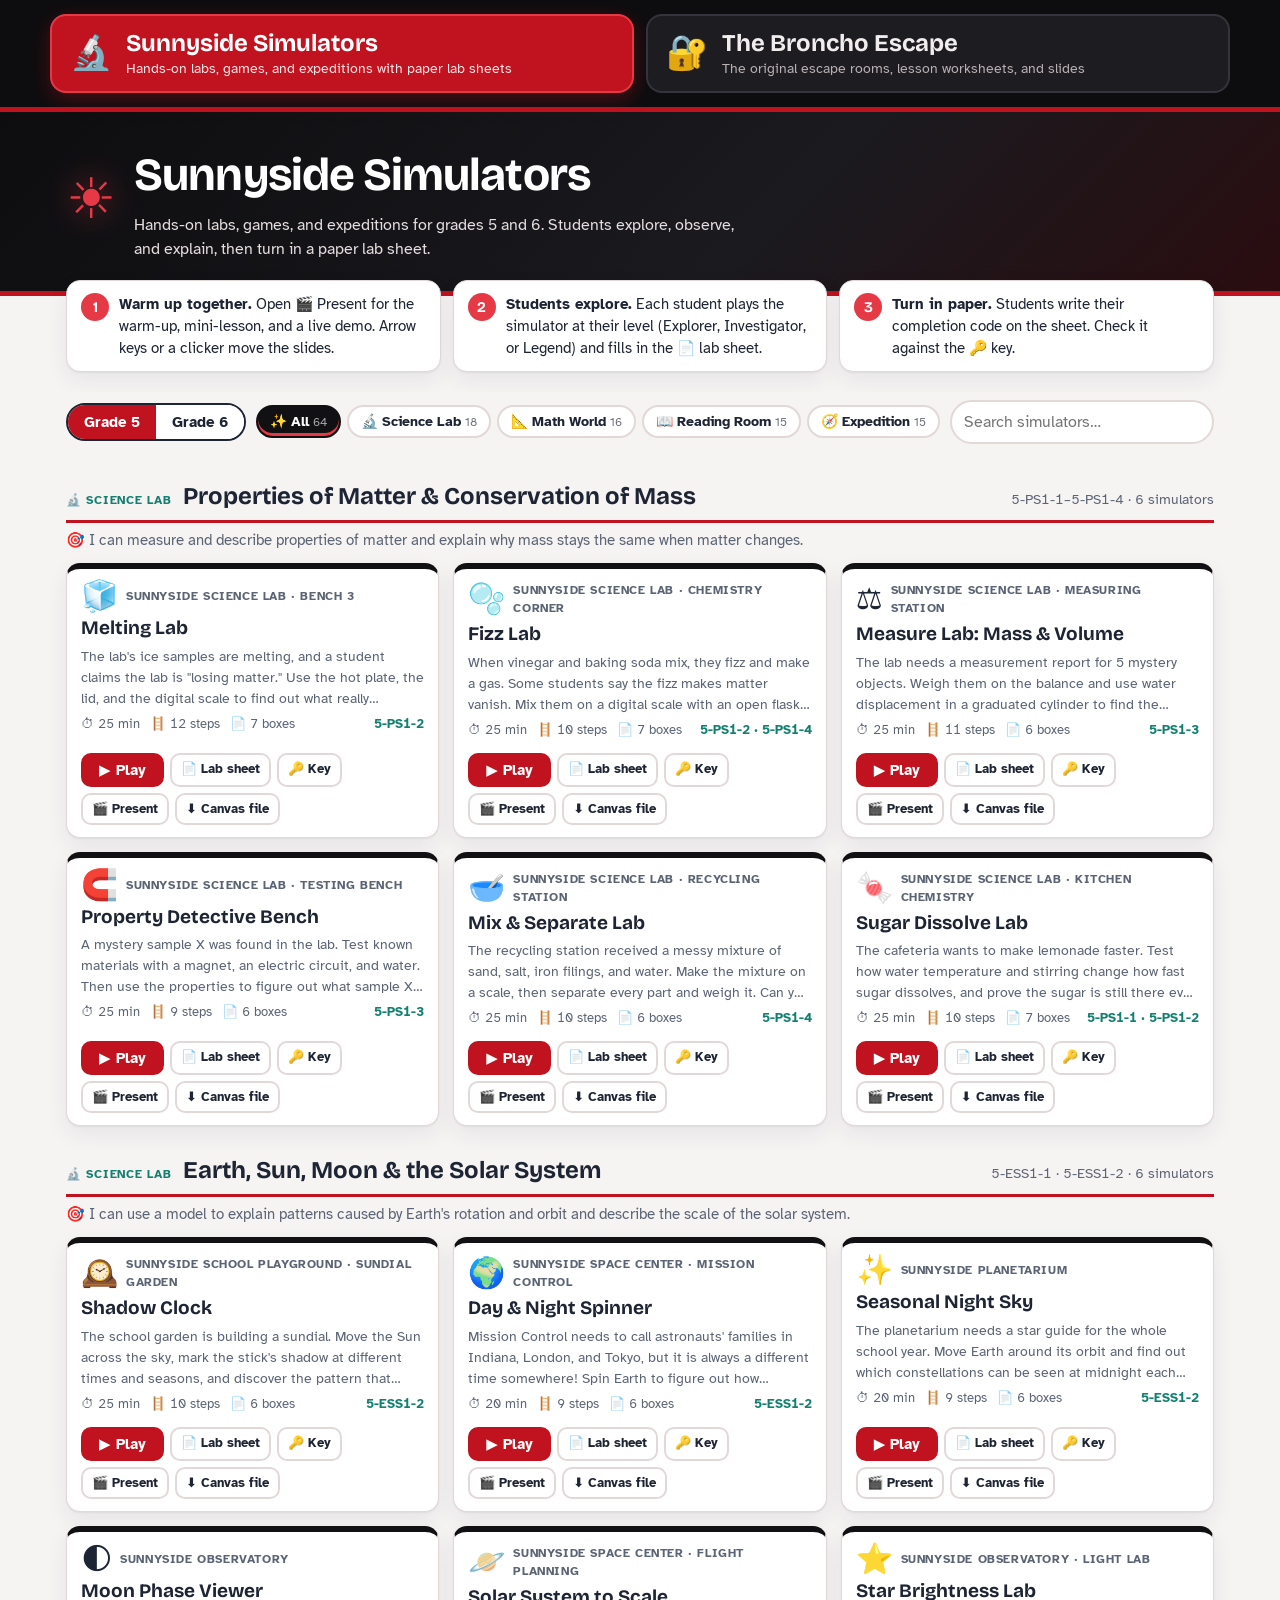
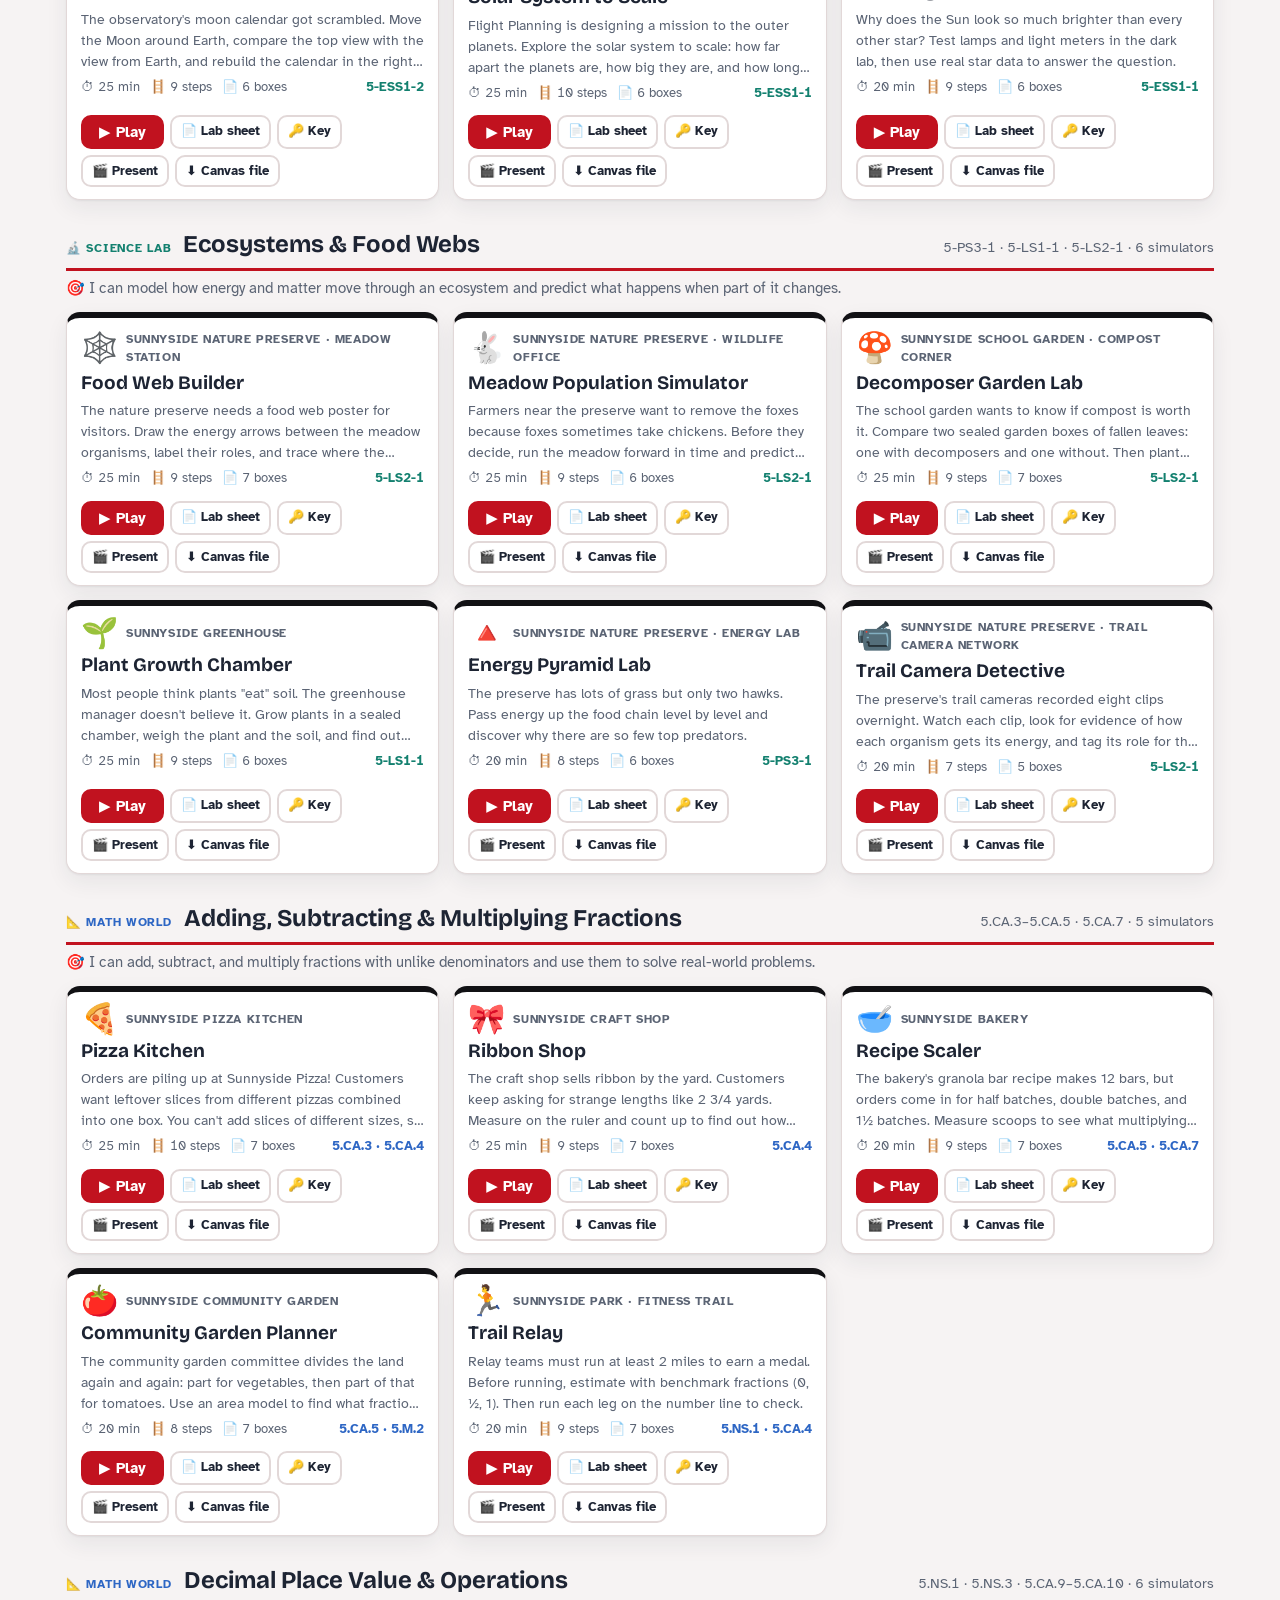
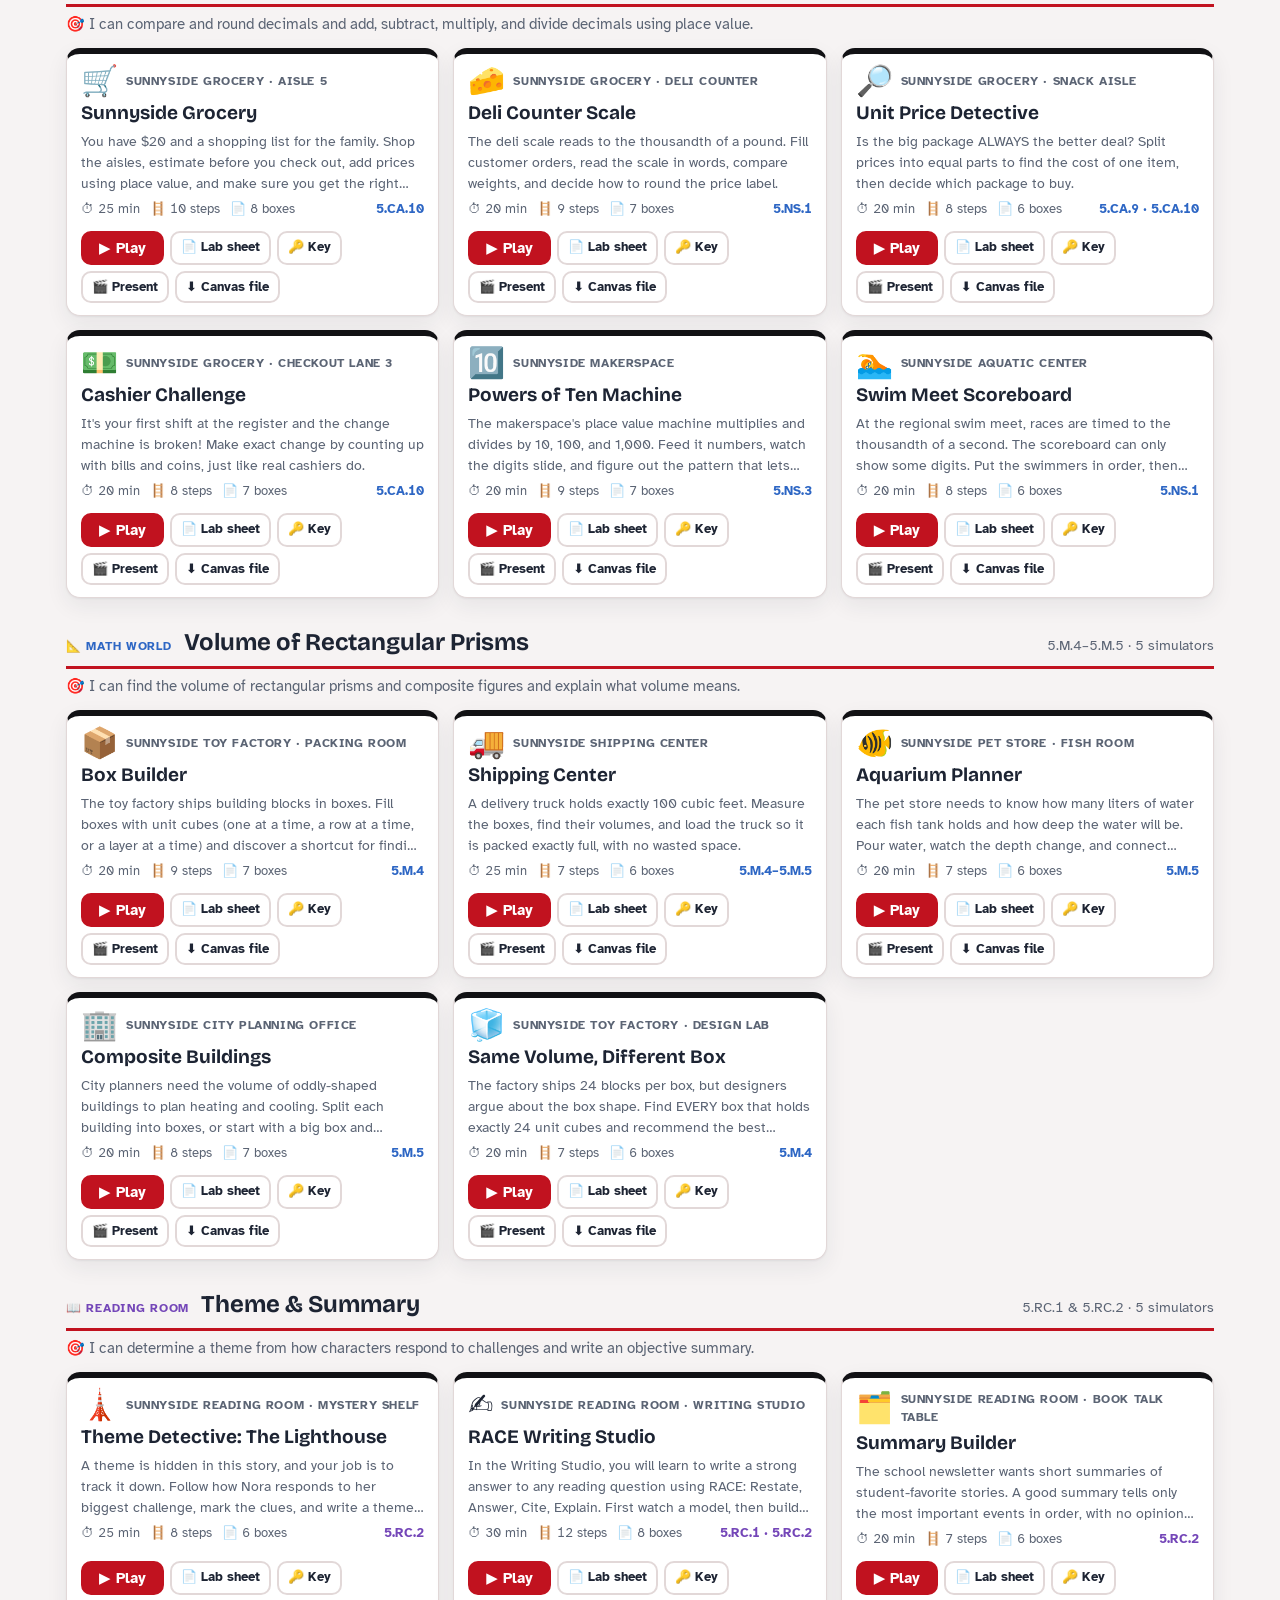
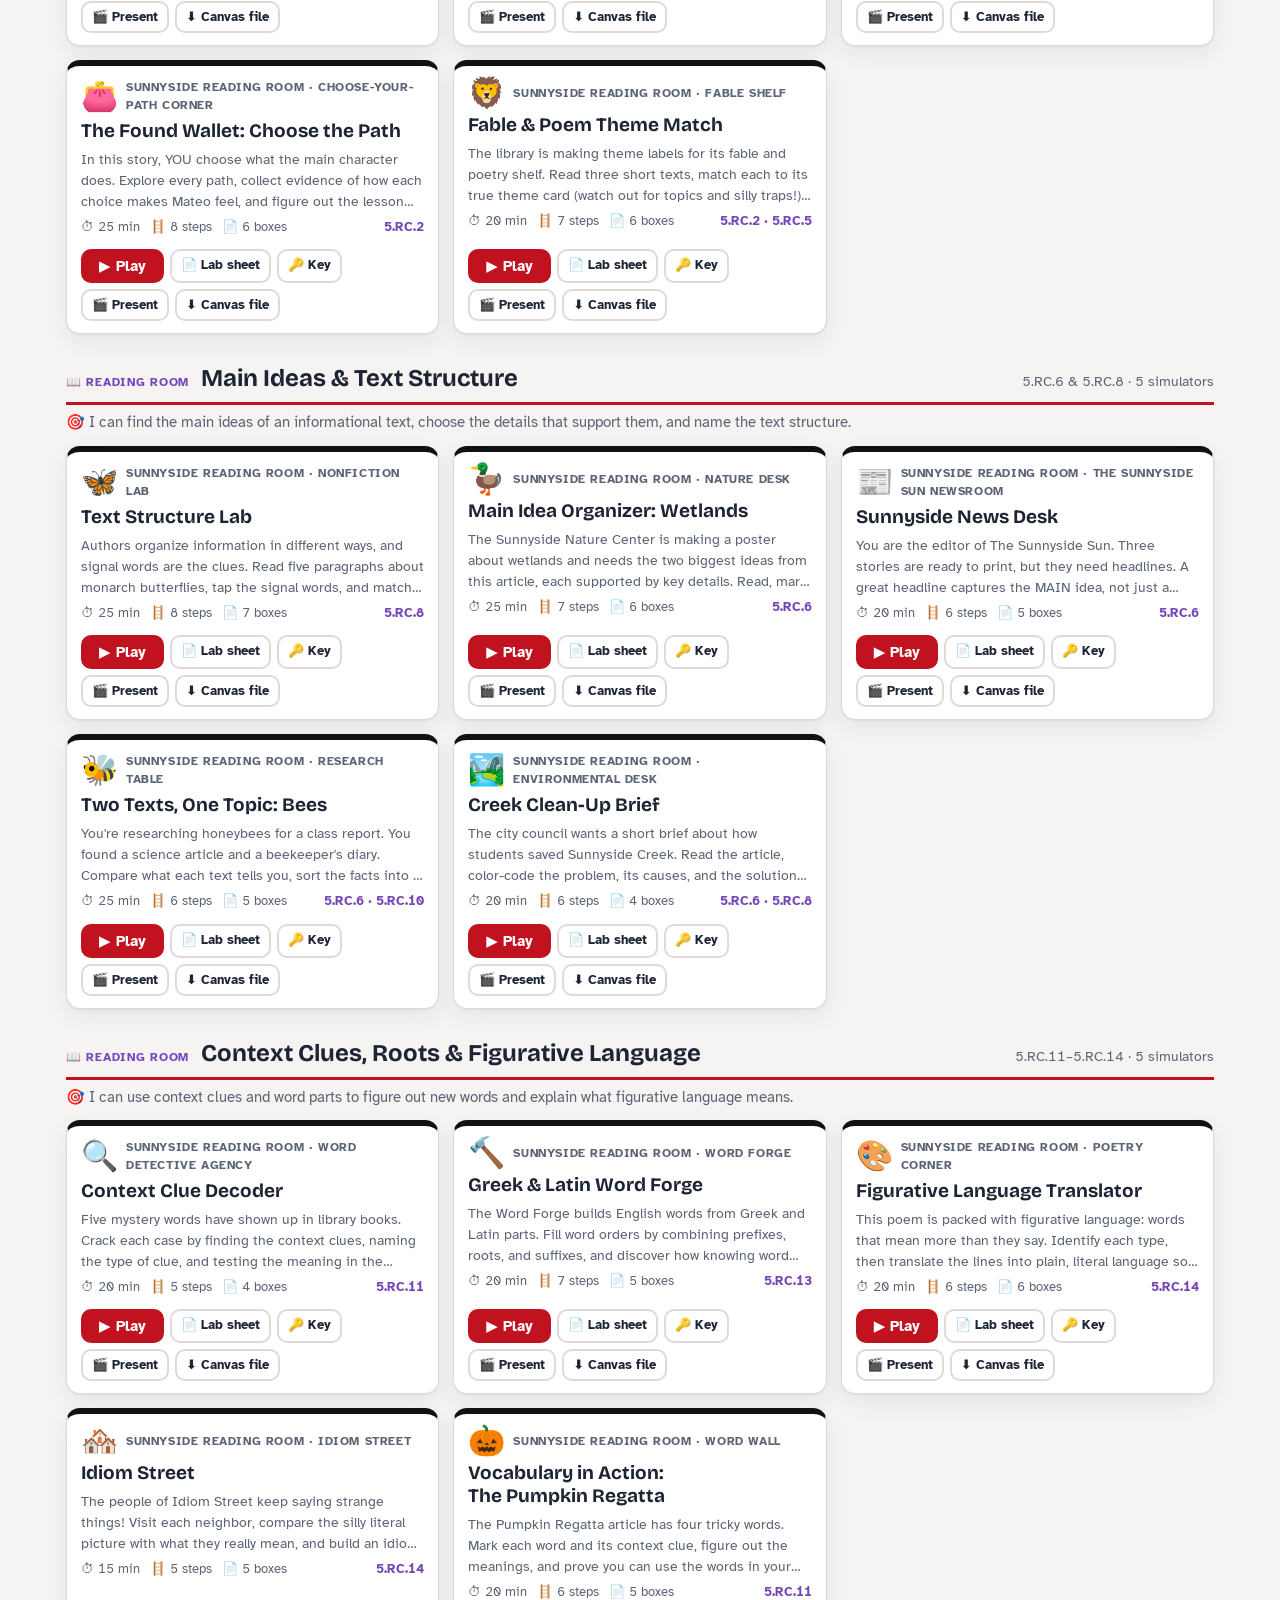
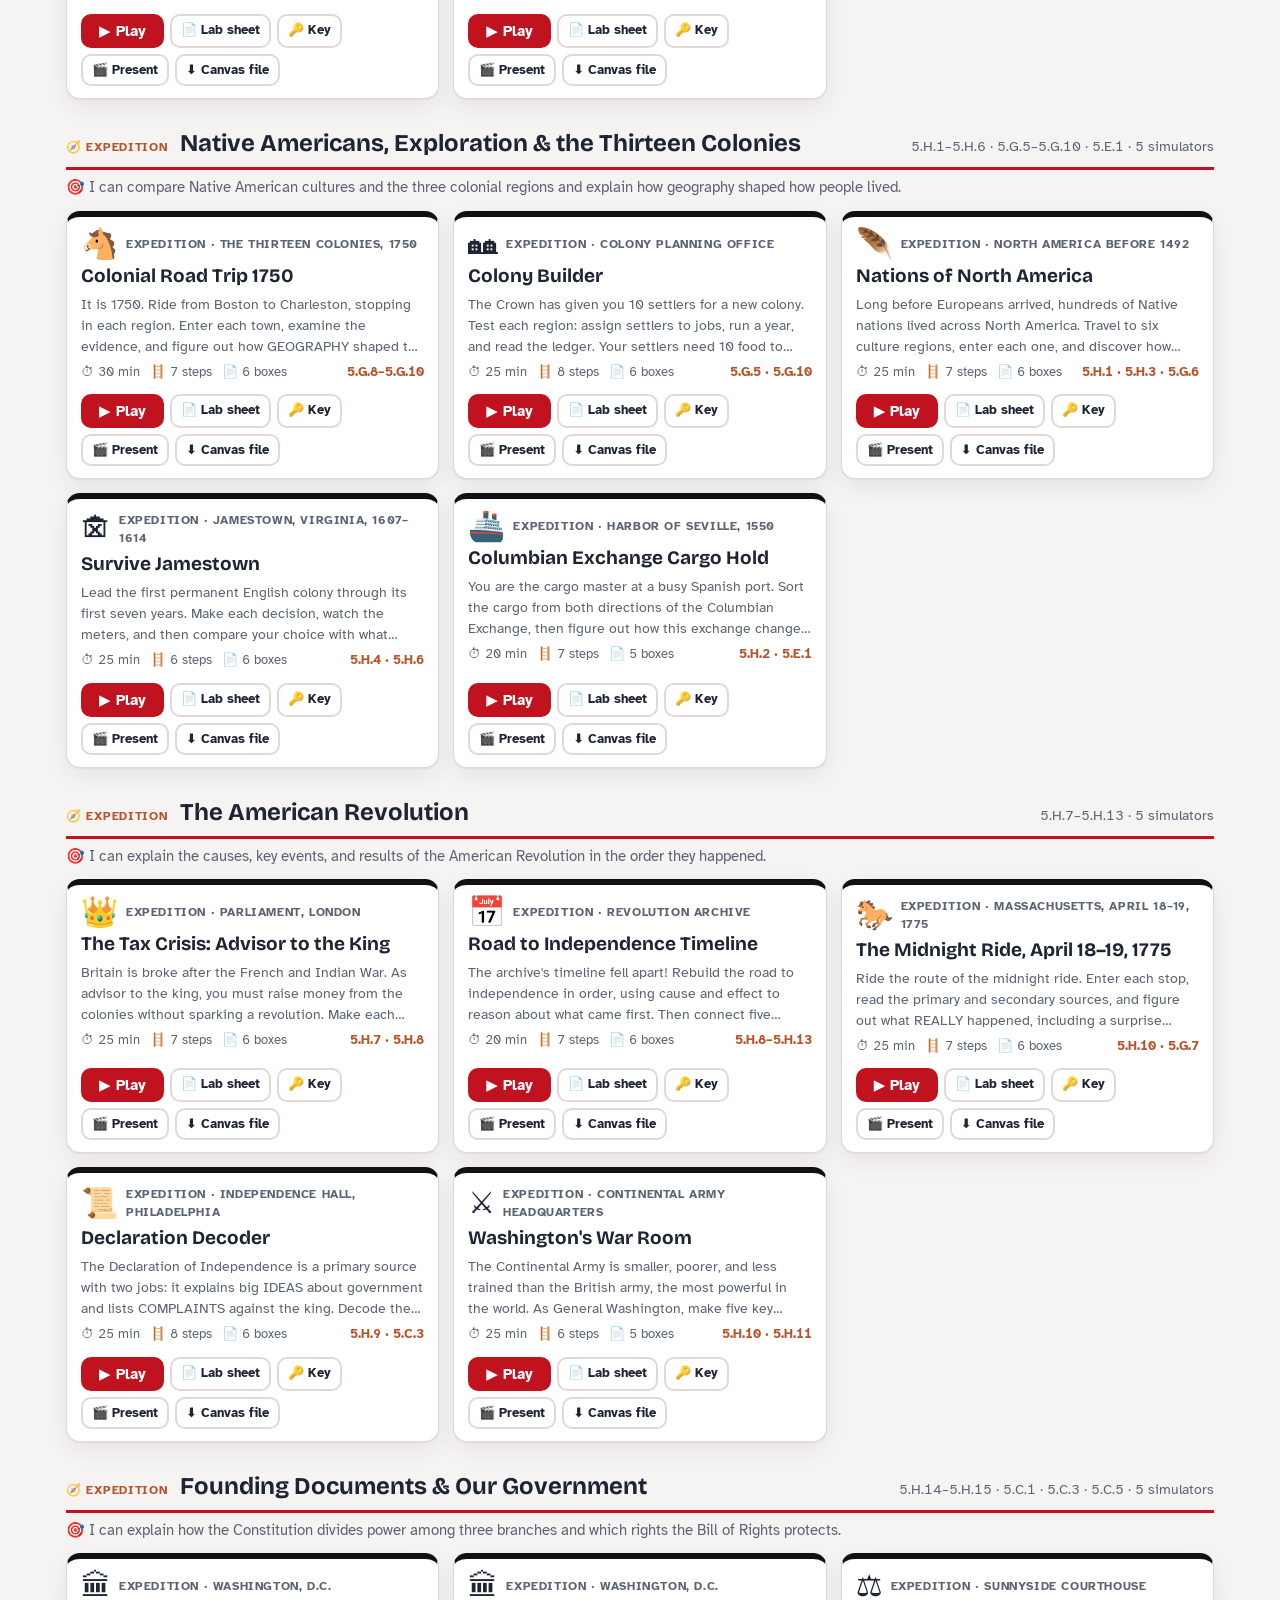
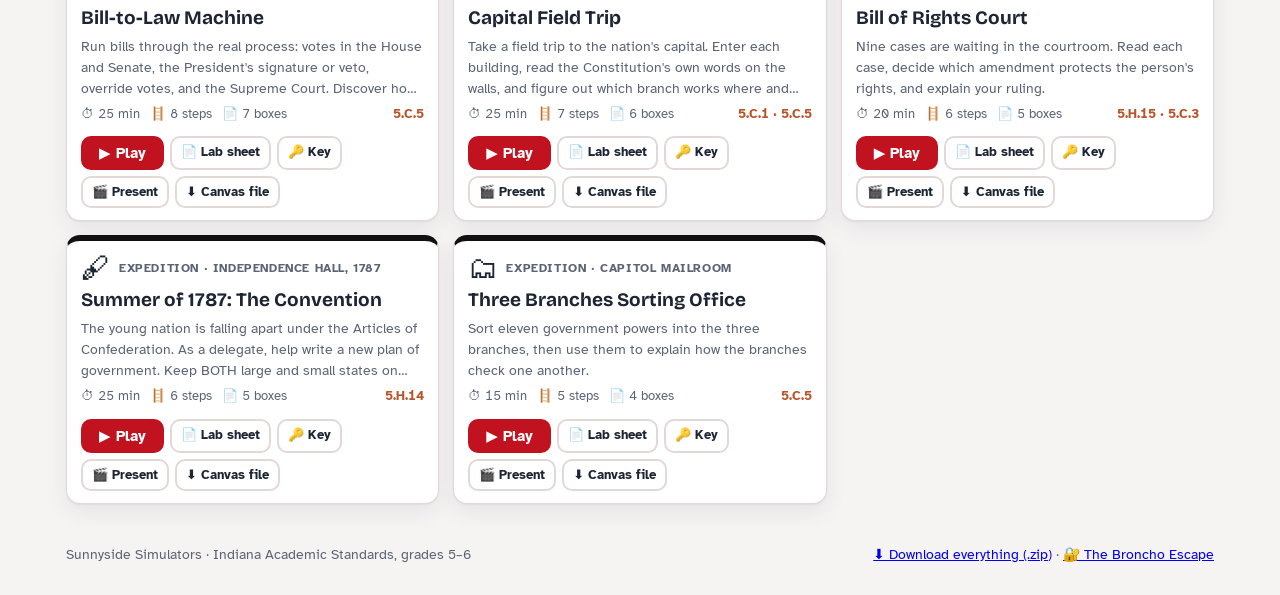
<file: index.html>
<!doctype html>
<html lang="en">
<head>
<meta charset="utf-8">
<meta name="viewport" content="width=device-width, initial-scale=1">
<title>Sunnyside Simulators</title>
<meta name="description" content="Hands-on science, math, reading, and social studies simulators for grades 5 and 6, with paper lab sheets and teacher presenters.">
<link rel="preconnect" href="https://fonts.googleapis.com">
<link rel="preconnect" href="https://fonts.gstatic.com" crossorigin>
<link rel="stylesheet" href="https://fonts.googleapis.com/css2?family=Atkinson+Hyperlegible:wght@400;700&family=Bricolage+Grotesque:opsz,wght@12..96,600;12..96,800&display=swap">
<link rel="stylesheet" href="css/catalog.css">
<link rel="stylesheet" href="css/modes.css">
</head>
<body>
<nav class="modes" aria-label="Choose a collection"><div class="modes-in">
  <a class="mode" href="index.html" aria-current="page"><span class="mi" aria-hidden="true">🔬</span><span><b>Sunnyside Simulators</b><small>Hands-on labs, games, and expeditions with paper lab sheets</small></span></a>
  <a class="mode" href="escapes.html"><span class="mi" aria-hidden="true">🔐</span><span><b>The Broncho Escape</b><small>The original escape rooms, lesson worksheets, and slides</small></span></a>
</div></nav>
<div id="app"></div>
<script src="js/sim.js"></script>
<script src="js/models-science.js"></script>
<script src="js/models-math.js"></script>
<script src="js/models-ela.js"></script>
<script src="js/models-social.js"></script>
<script src="data/standards.js"></script>
<script src="data/sims-g5-science.js"></script>
<script src="data/sims-g6-science.js"></script>
<script src="data/sims-g5-math.js"></script>
<script src="data/sims-g6-math.js"></script>
<script src="data/sims-g5-ela.js"></script>
<script src="data/sims-g6-ela.js"></script>
<script src="data/sims-g5-social.js"></script>
<script src="data/sims-g6-social.js"></script>
<script src="js/catalog.js"></script>
</body>
</html>
</file>
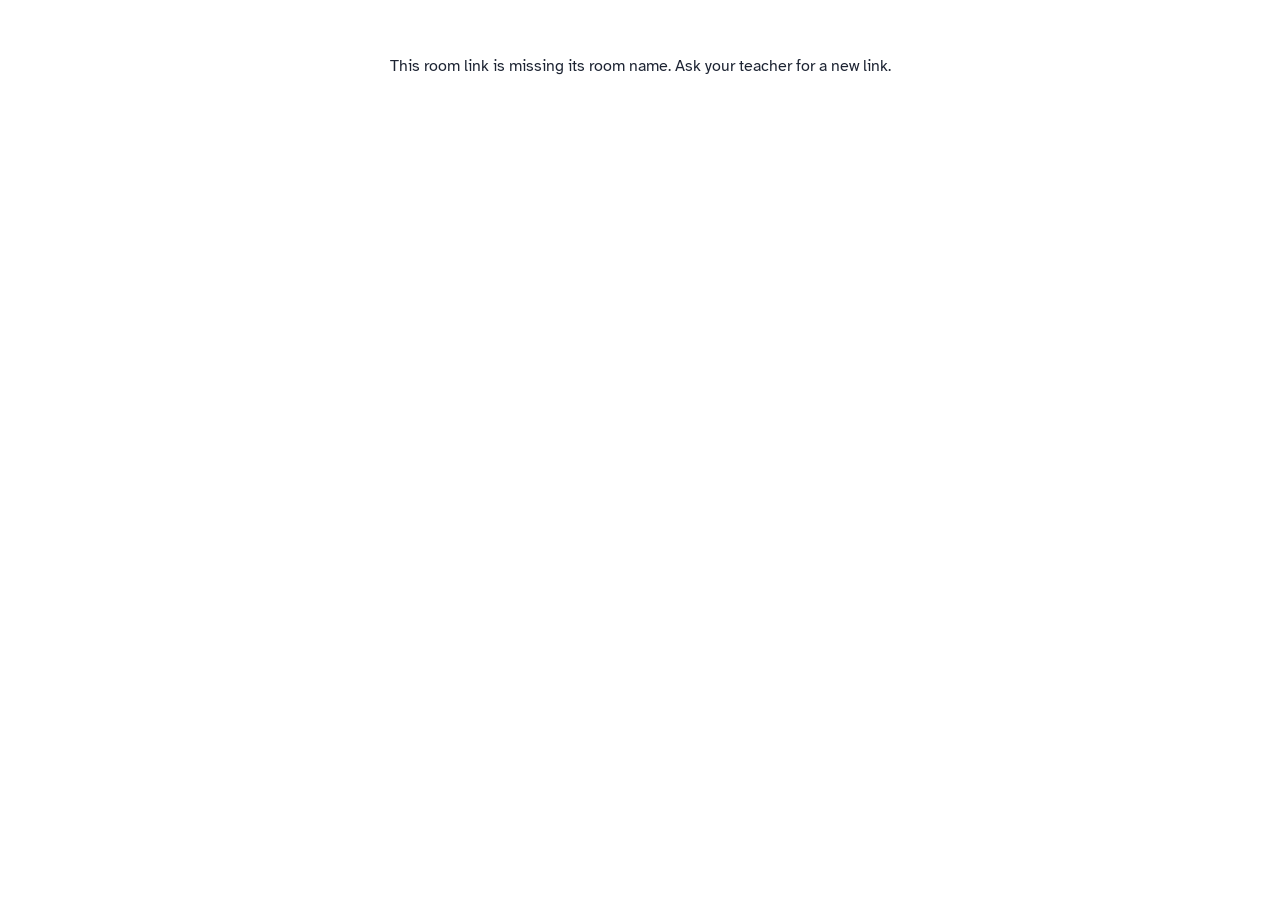
<file: play.html>
<!doctype html>
<html lang="en">
<head>
<meta charset="utf-8">
<meta name="viewport" content="width=device-width, initial-scale=1">
<title>The Broncho Escape · Student</title>
<link rel="preconnect" href="https://fonts.googleapis.com">
<link rel="preconnect" href="https://fonts.gstatic.com" crossorigin>
<link rel="stylesheet" href="https://fonts.googleapis.com/css2?family=Atkinson+Hyperlegible:wght@400;700&family=Bricolage+Grotesque:opsz,wght@12..96,600;12..96,800&family=JetBrains+Mono:wght@700;800&display=swap">
<style>html,body{margin:0;min-height:100%;color:#1d2433;font-family:"Atkinson Hyperlegible",system-ui,sans-serif}.missing{padding:40px 16px;text-align:center}</style>
</head>
<body>
<div id="app"></div>
<script src="js/themes.js"></script>
<script src="js/kit.js"></script>
<script src="js/player.js"></script>
<script src="data/standards.js"></script>
<script src="data/g5-science.js"></script>
<script src="data/g5-social.js"></script>
<script src="data/g5-ela.js"></script>
<script src="data/g5-math.js"></script>
<script src="data/g6-science.js"></script>
<script src="data/g6-social.js"></script>
<script src="data/g6-ela.js"></script>
<script src="data/g6-math.js"></script>
<script src="data/fx-g5-science.js"></script>
<script src="data/fx-g5-social.js"></script>
<script src="data/fx-g5-ela.js"></script>
<script src="data/fx-g5-math.js"></script>
<script src="data/fx-g6-science.js"></script>
<script src="data/fx-g6-social.js"></script>
<script src="data/fx-g6-ela.js"></script>
<script src="data/fx-g6-math.js"></script>
<script src="data/lessons.js"></script>
<script src="data/lessons-plus.js"></script>
<script src="data/lessons-cues.js"></script>
<script src="data/gallery-art.js"></script>
<script src="data/tasks.js"></script>
<script src="data/apply-fx.js"></script>
<script>
(function () {
  var id = location.hash.replace(/^#/, '');
  var std = {};
  (window.CX_STANDARDS || []).forEach(function (s) { std[s.id] = s; });
  var room = (window.CX_ROOMS || []).filter(function (r) { return r.id === id; })[0];
  var app = document.getElementById('app');
  if (!room) { app.innerHTML = '<p class="missing">This room link is missing its room name. Ask your teacher for a new link.</p>'; return; }
  var s = std[room.std] || {};
  room.grade = s.grade; room.subject = s.subject; room.standard = s.code;
  document.title = room.title;
  EscapePlayer(app, room);
})();
</script>
</body>
</html>
</file>
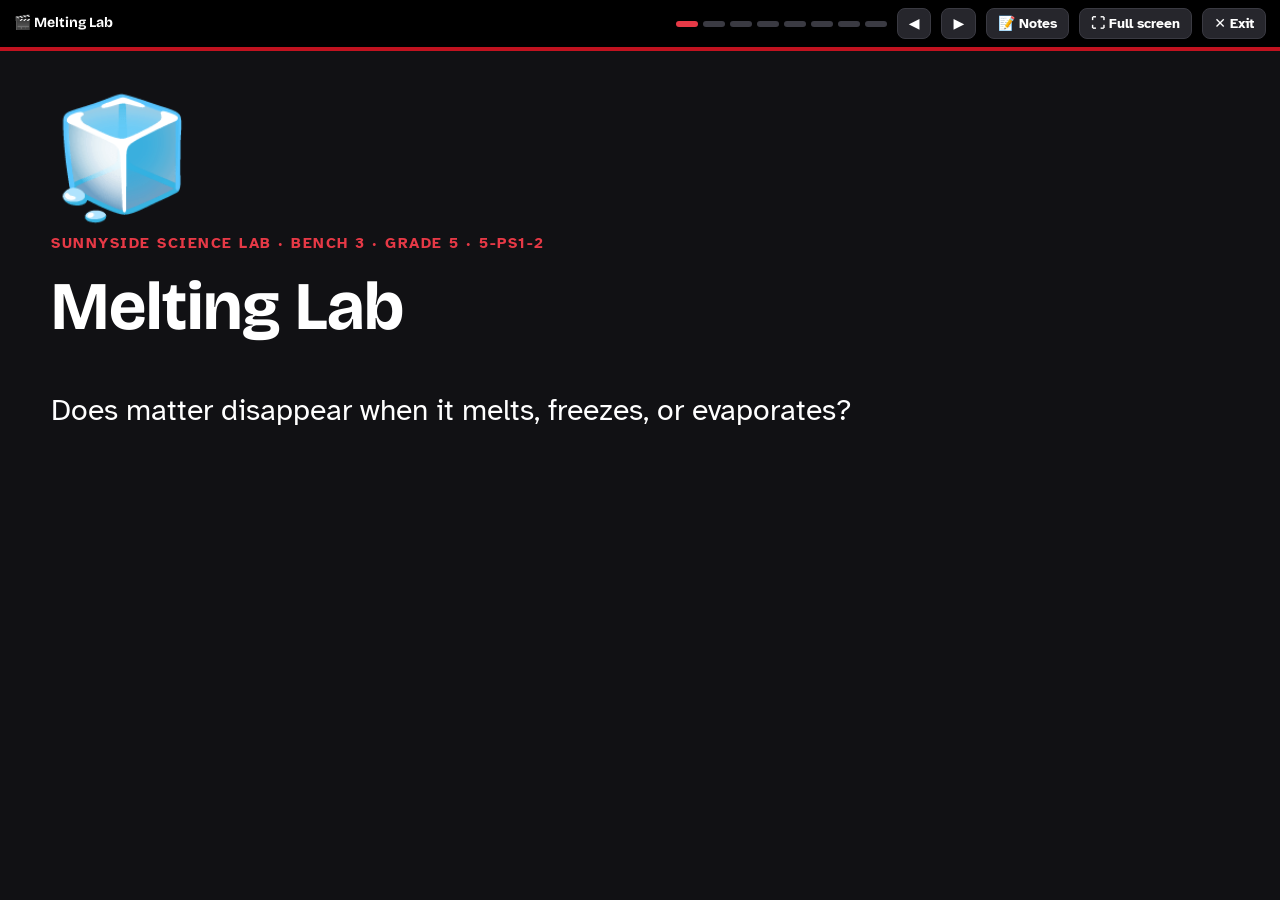
<file: present.html>
<!doctype html>
<html lang="en">
<head>
<meta charset="utf-8">
<meta name="viewport" content="width=device-width, initial-scale=1">
<title>Present · Sunnyside Simulators</title>
<link rel="stylesheet" href="https://fonts.googleapis.com/css2?family=Atkinson+Hyperlegible:wght@400;700&family=Bricolage+Grotesque:opsz,wght@12..96,700;12..96,800&display=swap">
<style>
:root { --red: #c1121f; --red2: #e63946; --ink: #111114; --paper: #f6f3f3; }
* { box-sizing: border-box; }
html, body { height: 100%; margin: 0; }
body { background: var(--ink); color: #fff; font: 20px/1.45 "Atkinson Hyperlegible", system-ui, sans-serif; display: flex; flex-direction: column; }
.pbar { display: flex; align-items: center; gap: 10px; padding: 8px 14px; background: #000; border-bottom: 4px solid var(--red); font-size: 14px; flex-wrap: wrap; }
.pbar b { font-family: "Bricolage Grotesque", system-ui, sans-serif; }
.pbar .sp { flex: 1; }
.pbar button, .pbar a { font: 700 14px "Atkinson Hyperlegible", system-ui, sans-serif; background: #26262c; color: #fff; border: 1px solid #3a3a42; border-radius: 8px; padding: 6px 11px; cursor: pointer; text-decoration: none; }
.pbar button.on { background: var(--red); border-color: var(--red2); }
.dots { display: flex; gap: 5px; }
.dots i { width: 22px; height: 6px; border-radius: 3px; background: #3a3a42; cursor: pointer; }
.dots i.on { background: var(--red2); }
.stage { flex: 1; display: flex; min-height: 0; }
.slide { flex: 1; overflow: auto; padding: clamp(16px, 4vw, 56px); display: flex; flex-direction: column; gap: 16px; }
.slide.light { background: var(--paper); color: var(--ink); }
.kick { font-size: 15px; font-weight: 700; letter-spacing: .1em; text-transform: uppercase; color: var(--red2); }
.slide.light .kick { color: var(--red); }
h1 { font-family: "Bricolage Grotesque", system-ui, sans-serif; font-size: clamp(34px, 5.5vw, 68px); line-height: 1.05; margin: 0; text-wrap: balance; }
h2 { font-family: "Bricolage Grotesque", system-ui, sans-serif; font-size: clamp(28px, 4vw, 48px); line-height: 1.1; margin: 0; text-wrap: balance; }
.big { font-size: clamp(22px, 2.4vw, 30px); max-width: 60ch; }
.icon { font-size: clamp(60px, 9vw, 120px); line-height: 1; }
.cards { display: grid; grid-template-columns: repeat(auto-fit, minmax(260px, 1fr)); gap: 14px; }
.card { background: #fff; color: var(--ink); border-radius: 16px; padding: 16px 18px; border-top: 6px solid var(--red); box-shadow: 0 6px 18px rgba(0,0,0,.08); }
.card b { font-family: "Bricolage Grotesque", system-ui, sans-serif; font-size: 1.1em; }
.reveal { color: var(--red); font-weight: 700; margin-top: 6px; }
.reveal.hide { visibility: hidden; }
ul.pts { margin: 0; padding-left: 1.1em; max-width: 70ch; } ul.pts li { margin: 0 0 10px; }
.demo { flex: 1; min-height: 420px; border-radius: 14px; overflow: hidden; border: 3px solid var(--red); background: #fff; color: var(--ink); }
.timer { font-family: "Bricolage Grotesque", system-ui, sans-serif; font-size: clamp(90px, 16vw, 200px); line-height: 1; font-variant-numeric: tabular-nums; }
.timer.done { color: var(--red2); }
.tbtns { display: flex; gap: 10px; flex-wrap: wrap; }
.tbtns button { font: 700 18px "Atkinson Hyperlegible", system-ui, sans-serif; background: var(--red); color: #fff; border: 0; border-radius: 12px; padding: 10px 18px; cursor: pointer; }
.tbtns button.alt { background: #26262c; }
.notes { width: min(380px, 38vw); background: #1c1c21; border-left: 3px solid var(--red); padding: 16px; overflow: auto; font-size: 15px; color: #e6dede; }
.notes h3 { margin: 0 0 6px; color: #fff; font-size: 16px; }
.notes[hidden] { display: none; }
.hint { font-size: 13px; color: #9a9aa4; }
@media (max-width: 760px) { .notes { position: fixed; inset: auto 0 0 0; width: auto; max-height: 45vh; border-left: 0; border-top: 3px solid var(--red); } }
</style>
</head>
<body>
<div class="pbar"><b>🎬 <span data-t></span></b><span class="sp"></span><div class="dots" data-dots></div><button type="button" data-prev aria-label="Previous">◀</button><button type="button" data-next aria-label="Next">▶</button><button type="button" data-notes>📝 Notes</button><button type="button" data-full>⛶ Full screen</button><a href="index.html">✕ Exit</a></div>
<div class="stage"><section class="slide" data-slide aria-live="polite"></section><aside class="notes" data-notesbox hidden></aside></div>
<script src="js/sim.js"></script>
<script src="js/models-science.js"></script>
<script src="js/models-math.js"></script>
<script src="js/models-ela.js"></script>
<script src="js/models-social.js"></script>
<script src="data/standards.js"></script>
<script src="data/sims-g5-science.js"></script>
<script src="data/sims-g6-science.js"></script>
<script src="data/sims-g5-math.js"></script>
<script src="data/sims-g6-math.js"></script>
<script src="data/sims-g5-ela.js"></script>
<script src="data/sims-g6-ela.js"></script>
<script src="data/sims-g5-social.js"></script>
<script src="data/sims-g6-social.js"></script>
<script src="js/present.js"></script>
</body>
</html>
</file>
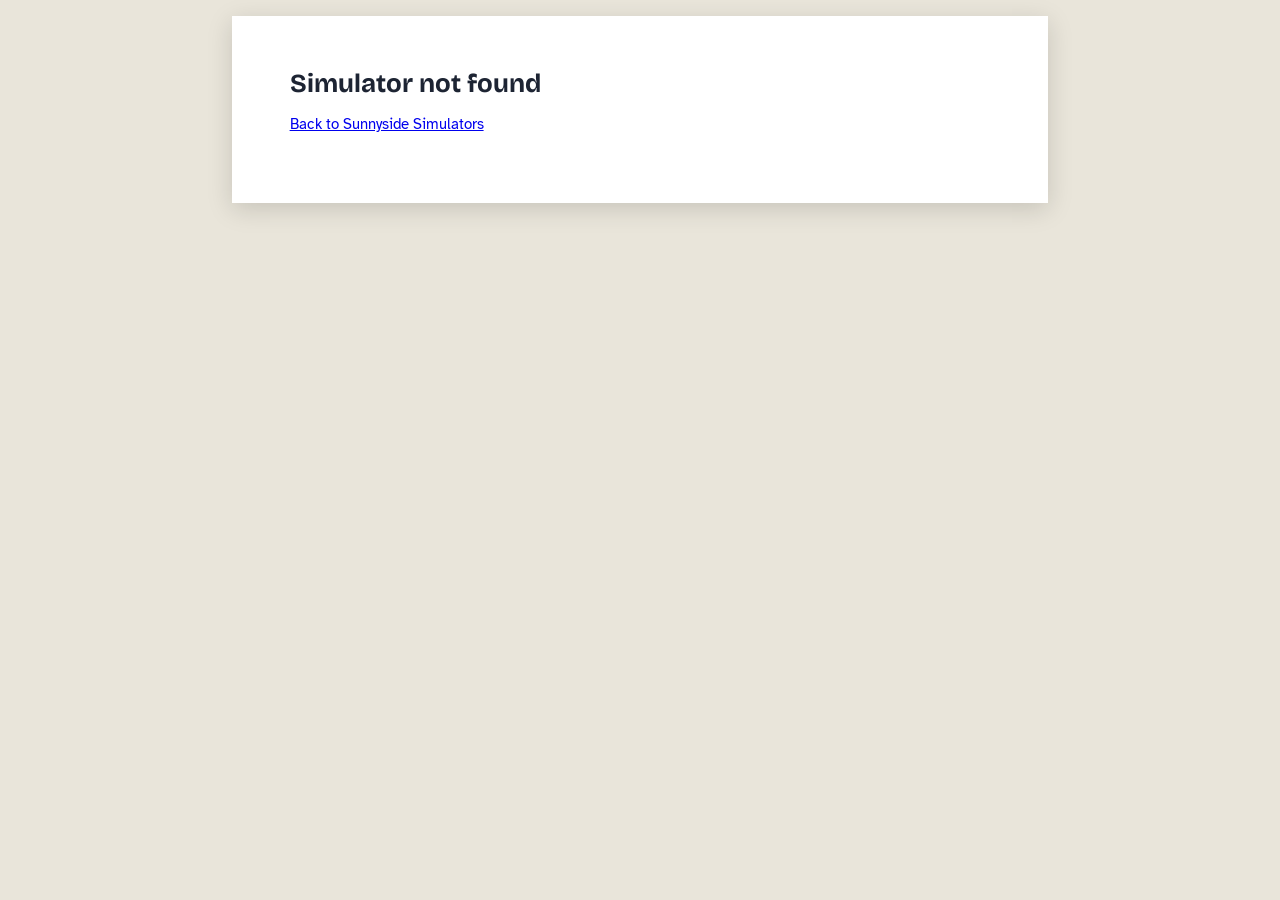
<file: sheet.html>
<!doctype html>
<html lang="en">
<head>
<meta charset="utf-8">
<meta name="viewport" content="width=device-width, initial-scale=1">
<title>Lab Sheet · Sunnyside Simulators</title>
<link rel="stylesheet" href="https://fonts.googleapis.com/css2?family=Atkinson+Hyperlegible:wght@400;700&family=Bricolage+Grotesque:opsz,wght@12..96,700;12..96,800&display=swap">
<style>
:root { --ink: #1d2433; --muted: #5b6474; --line: #9aa3b2; --acc: #1d2433; }
* { box-sizing: border-box; }
body { margin: 0; background: #e9e5da; color: var(--ink); font: 15px/1.45 "Atkinson Hyperlegible", system-ui, sans-serif; }
.bar { display: flex; gap: 8px; flex-wrap: wrap; justify-content: center; padding: 12px 16px; background: #111114; border-bottom: 4px solid #c1121f; }
.bar a, .bar button { font: 700 14px inherit; font-family: inherit; color: #fff; background: #c1121f; border: 0; border-radius: 10px; padding: 8px 14px; text-decoration: none; cursor: pointer; }
.bar a.alt { background: #fff; color: #111114; }
.page { width: min(8.5in, 100% - 32px); margin: 16px auto 40px; background: #fff; padding: .55in .6in; box-shadow: 0 6px 24px rgba(0,0,0,.15); }
h1 { font-family: "Bricolage Grotesque", system-ui, sans-serif; font-size: 26px; margin: 0; line-height: 1.15; }
.kicker { font-size: 12px; font-weight: 700; letter-spacing: .08em; text-transform: uppercase; color: var(--acc); }
.who { display: grid; grid-template-columns: 2fr 1fr 1fr; gap: 10px; margin: 12px 0; font-size: 14px; }
.who span { border-bottom: 1.5px solid var(--ink); padding-bottom: 14px; }
.lvl { display: flex; gap: 16px; font-size: 14px; margin-bottom: 8px; flex-wrap: wrap; }
.lvl i { display: inline-block; width: 14px; height: 14px; border: 1.5px solid var(--ink); border-radius: 50%; vertical-align: -2px; margin-right: 4px; }
.mission { border-left: 5px solid var(--acc); background: #f6f4ee; padding: 8px 12px; margin: 8px 0; }
.box { border: 1.5px solid var(--ink); border-radius: 10px; padding: 8px 12px 10px; margin: 8px 0; }
.box h2 { break-after: avoid; }
.step { break-inside: avoid; }
.box h2 { font-size: 15px; margin: 0 0 4px; display: flex; gap: 8px; align-items: center; }
.num { flex: none; width: 26px; height: 26px; border-radius: 50%; background: var(--acc); color: #fff; display: grid; place-items: center; font-size: 13px; }
.item { margin: 6px 0 2px; }
.item .tag { font-size: 11px; font-weight: 700; text-transform: uppercase; letter-spacing: .06em; color: var(--muted); }
.leg { font-size: 11px; font-weight: 700; color: #7a5a00; background: #fff3bf; border-radius: 6px; padding: 1px 6px; margin-left: 6px; }
.lines div { height: 23px; border-bottom: 1px solid var(--line); }
.choices { display: flex; flex-wrap: wrap; gap: 4px 18px; margin: 3px 0; font-size: 14px; }
.choices span::before { content: "○ "; }
table { border-collapse: collapse; width: 100%; font-size: 13px; margin: 4px 0; }
th, td { border: 1px solid var(--ink); padding: 4px 6px; text-align: left; vertical-align: top; }
td.blank { height: 30px; }
.vocab td:first-child { font-weight: 700; width: 28%; }
.code { display: flex; gap: 14px; align-items: center; border: 2.5px dashed var(--ink); border-radius: 12px; padding: 10px 14px; margin-top: 12px; break-inside: avoid; }
.code b { font-family: "Bricolage Grotesque", system-ui, sans-serif; font-size: 18px; }
.code .cbox { flex: 1; height: 38px; border: 1.5px solid var(--ink); border-radius: 8px; }
.ans { color: #b3261e; font-weight: 700; }
.key .ans { display: inline; }
.note { font-size: 12px; color: var(--muted); }
@media print { body { background: #fff; } .bar { display: none; } .page { width: auto; margin: 0; box-shadow: none; padding: 0; zoom: .85; } @page { margin: .5in; } }
</style>
</head>
<body>
<div id="app"></div>
<script src="js/sim.js"></script>
<script src="data/standards.js"></script>
<script src="data/sims-g5-science.js"></script>
<script src="data/sims-g6-science.js"></script>
<script src="data/sims-g5-math.js"></script>
<script src="data/sims-g6-math.js"></script>
<script src="data/sims-g5-ela.js"></script>
<script src="data/sims-g6-ela.js"></script>
<script src="data/sims-g5-social.js"></script>
<script src="data/sims-g6-social.js"></script>
<script src="js/sheet.js"></script>
</body>
</html>
</file>
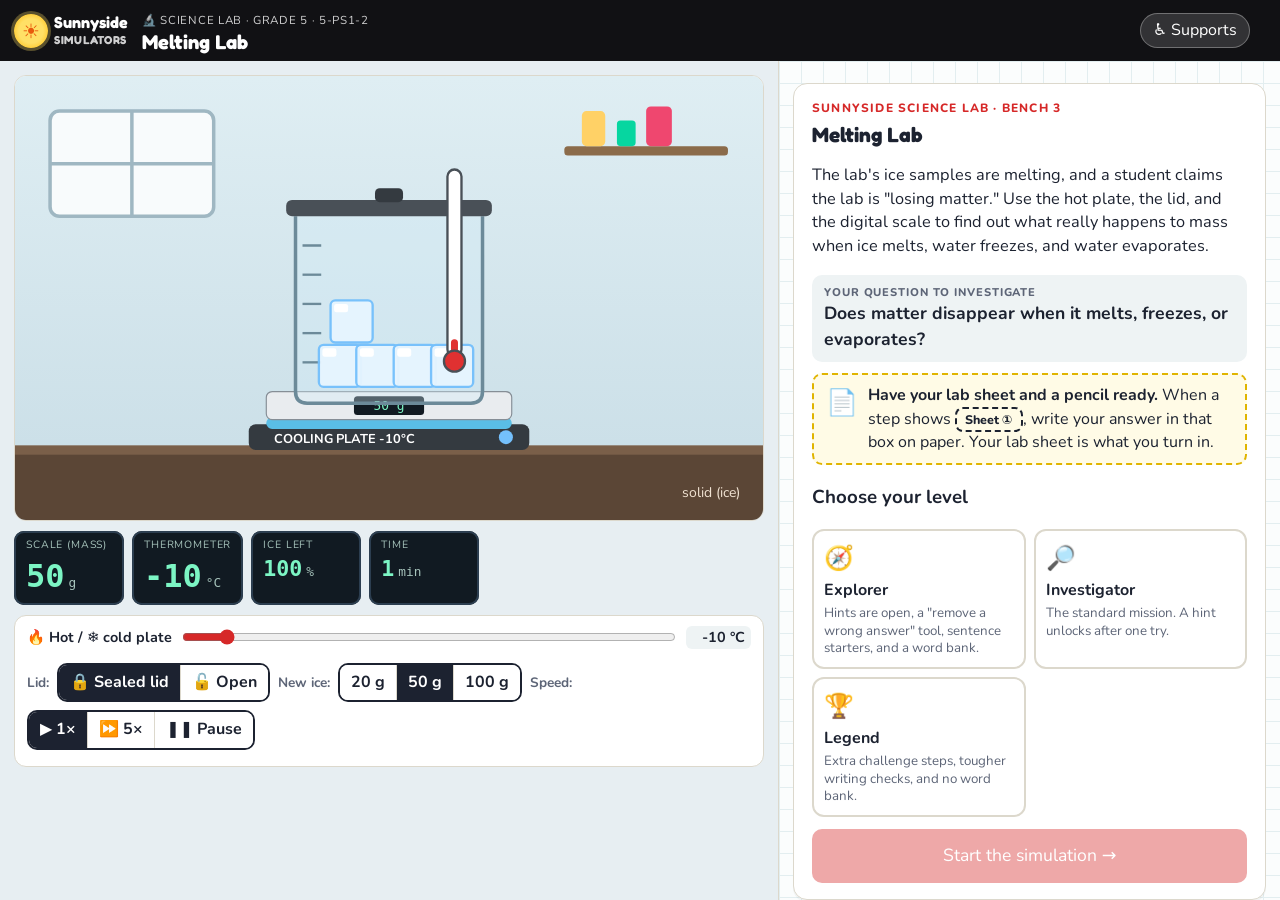
<file: sim.html>
<!doctype html>
<html lang="en">
<head>
<meta charset="utf-8">
<meta name="viewport" content="width=device-width, initial-scale=1">
<title>Sunnyside Simulators</title>
<style>html,body{height:100%;margin:0;background:#1c2230}#app{height:100%}</style>
</head>
<body>
<div id="app"></div>
<script src="js/sim.js"></script>
<script src="js/models-science.js"></script>
<script src="js/models-math.js"></script>
<script src="js/models-ela.js"></script>
<script src="js/models-social.js"></script>
<script src="data/sims-g5-science.js"></script>
<script src="data/sims-g6-science.js"></script>
<script src="data/sims-g5-math.js"></script>
<script src="data/sims-g6-math.js"></script>
<script src="data/sims-g5-ela.js"></script>
<script src="data/sims-g6-ela.js"></script>
<script src="data/sims-g5-social.js"></script>
<script src="data/sims-g6-social.js"></script>
<script>
(function () {
  var id = decodeURIComponent(location.hash.slice(1)), sim = SUNNY_SIMS.filter(function (s) { return s.id === id; })[0] || SUNNY_SIMS[0];
  document.title = sim.title + ' · Sunnyside Simulators';
  window.RUN = SunnySim().run(document.getElementById('app'), sim, {});
})();
</script>
</body>
</html>
</file>
<file: css/catalog.css>
:root {
  --bg: #f6f3f3; --surface: #ffffff; --ink: #1d2433; --muted: #5b6474; --line: #e2d8d8;
  --sun: #e63946; --sun-deep: #c1121f; --night: #0d0d0f;
  --science: #13806f; --math: #2d66c4; --ela: #7446b8; --social: #b9542a;
  --shadow: 0 1px 2px rgba(29, 36, 51, .06), 0 8px 22px rgba(29, 36, 51, .07);
  --display: "Bricolage Grotesque", "Atkinson Hyperlegible", system-ui, sans-serif;
  --body: "Atkinson Hyperlegible", system-ui, -apple-system, "Segoe UI", Roboto, sans-serif;
}
@media (prefers-color-scheme: dark) {
  :root:not([data-theme="light"]) { color-scheme: dark; --bg: #141827; --surface: #1d2336; --ink: #eef0f6; --muted: #a3abbd; --line: #2f3750; --science: #3cc0a8; --math: #6c9cf0; --ela: #a988e6; --social: #e9875a; --shadow: 0 8px 22px rgba(0, 0, 0, .3); }
}
:root[data-theme="dark"] { color-scheme: dark; --bg: #141827; --surface: #1d2336; --ink: #eef0f6; --muted: #a3abbd; --line: #2f3750; --science: #3cc0a8; --math: #6c9cf0; --ela: #a988e6; --social: #e9875a; --shadow: 0 8px 22px rgba(0, 0, 0, .3); }
* { box-sizing: border-box; }
html, body { margin: 0; }
body { background: var(--bg); color: var(--ink); font-family: var(--body); font-size: 16px; line-height: 1.5; }
.sr { position: absolute; width: 1px; height: 1px; overflow: hidden; clip: rect(0 0 0 0); }
.cat-wrap { max-width: 1180px; margin: 0 auto; padding-inline: 16px; }
.cat-top { background: linear-gradient(135deg, #0d0d0f, #1a1a1f 60%, #2a0d10); border-bottom: 5px solid #c1121f; color: #fff; padding-block: 28px 30px; }
.cat-brand { display: flex; gap: 18px; align-items: center; }
.cat-sun { font-size: 56px; line-height: 1; color: #e63946; filter: drop-shadow(0 0 16px rgba(230, 57, 70, .7)); }
.cat-top h1 { font-family: var(--display); font-size: clamp(30px, 5vw, 46px); margin: 0; letter-spacing: -.02em; text-wrap: balance; }
.cat-top p { margin: 4px 0 0; max-width: 62ch; color: #e6dede; }
.cat-how { display: grid; grid-template-columns: repeat(3, 1fr); gap: 12px; margin-top: -16px; position: relative; }
.cat-how > div { background: var(--surface); border: 1px solid var(--line); border-radius: 14px; padding: 12px 14px; display: flex; gap: 10px; box-shadow: var(--shadow); font-size: .92em; }
.cat-how b { flex: none; width: 28px; height: 28px; border-radius: 50%; background: var(--sun); color: #fff; display: grid; place-items: center; font-family: var(--display); }
.cat-bar { display: flex; flex-wrap: wrap; gap: 10px; align-items: center; margin-block: 20px 6px; position: sticky; top: env(safe-area-inset-top, 0px); z-index: 5; background: var(--bg); padding-block: 8px; }
.cat-seg { display: inline-flex; border: 2px solid var(--ink); border-radius: 999px; overflow: hidden; }
.cat-seg button { font: 700 15px var(--body); border: 0; background: var(--surface); color: var(--ink); padding: 8px 16px; cursor: pointer; }
.cat-seg button[aria-pressed="true"] { background: #c1121f; color: #fff; }
.cat-chips { display: flex; flex-wrap: wrap; gap: 6px; }
.cat-chip { font: 700 14px var(--body); border: 2px solid var(--line); background: var(--surface); color: var(--ink); border-radius: 999px; padding: 6px 12px; cursor: pointer; }
.cat-chip small { opacity: .65; font-weight: 400; }
.cat-chip[aria-pressed="true"] { border-color: #111114; background: #111114; color: #fff; box-shadow: inset 0 -3px 0 #e63946; }
.c-science { --accent: var(--science); } .c-math { --accent: var(--math); } .c-ela { --accent: var(--ela); } .c-social { --accent: var(--social); } .c-all { --accent: #111114; }
.cat-search { margin-left: auto; flex: 1 1 200px; max-width: 320px; }
.cat-search input { width: 100%; font: inherit; padding: 8px 12px; border: 2px solid var(--line); border-radius: 999px; background: var(--surface); color: var(--ink); }
.cat-std { margin-top: 26px; }
.cat-stdhead { display: flex; flex-wrap: wrap; align-items: baseline; gap: 4px 12px; border-bottom: 3px solid #c1121f; padding-bottom: 6px; }
.cat-stdhead h2 { font-family: var(--display); font-size: 24px; margin: 0; text-wrap: balance; }
.cat-tag { font-size: 12px; font-weight: 700; text-transform: uppercase; letter-spacing: .06em; color: var(--accent); }
.cat-stdcode { color: var(--muted); font-size: 14px; margin-left: auto; font-variant-numeric: tabular-nums; }
.cat-target { color: var(--muted); margin: 6px 0 0; font-size: 15px; }
.cat-grid { display: grid; grid-template-columns: repeat(auto-fill, minmax(290px, 1fr)); gap: 14px; margin-top: 12px; }
.cat-card { background: var(--surface); border: 1px solid var(--line); border-top: 6px solid #111114; border-radius: 14px; padding: 12px 14px; display: flex; flex-direction: column; gap: 6px; box-shadow: var(--shadow); }
.cat-cardtop { display: flex; align-items: center; gap: 8px; }
.cat-icon { font-size: 30px; line-height: 1; }
.cat-place { font-size: 12px; color: var(--muted); text-transform: uppercase; letter-spacing: .05em; font-weight: 700; }
.cat-card h3 { font-family: var(--display); font-size: 19px; margin: 0; line-height: 1.2; text-wrap: balance; }
.cat-mission { margin: 0; color: var(--muted); font-size: 14px; display: -webkit-box; -webkit-line-clamp: 3; -webkit-box-orient: vertical; overflow: hidden; }
.cat-meta { display: flex; flex-wrap: wrap; gap: 4px 10px; font-size: 13px; color: var(--muted); font-variant-numeric: tabular-nums; }
.cat-code { margin-left: auto; font-weight: 700; color: var(--accent); }
.cat-actions { display: flex; flex-wrap: wrap; gap: 6px; margin-top: auto; padding-top: 6px; }
.cat-actions a, .cat-actions button { font: 700 13px var(--body); text-decoration: none; color: var(--ink); border: 2px solid var(--line); background: var(--surface); border-radius: 10px; padding: 6px 9px; cursor: pointer; }
.cat-actions a:hover, .cat-actions button:hover { border-color: #c1121f; }
.cat-actions .cat-play { background: #c1121f; border-color: #c1121f; color: #fff; font-size: 15px; padding: 6px 16px; }
.cat-empty { text-align: center; color: var(--muted); padding: 40px 0; }
.cat-foot { display: flex; flex-wrap: wrap; justify-content: space-between; gap: 8px; color: var(--muted); font-size: 14px; padding-block: 40px 30px; }
@media (max-width: 720px) { .cat-how { grid-template-columns: 1fr; } .cat-search { max-width: none; margin-left: 0; } .cat-brand { align-items: flex-start; } .cat-sun { font-size: 40px; } }
</file>
<file: css/modes.css>
/* The two-collection switch shown at the top of index.html and escapes.html. */
.modes { background: #0d0d0f; padding: 14px 16px; border-bottom: 5px solid #c1121f; }
.modes-in { max-width: 1180px; margin: 0 auto; display: grid; grid-template-columns: 1fr 1fr; gap: 12px; }
.mode { display: flex; align-items: center; gap: 14px; text-decoration: none; color: #f2eded; background: #1c1c21; border: 2px solid #34343c; border-radius: 16px; padding: 14px 18px; font-family: "Bricolage Grotesque", "Atkinson Hyperlegible", system-ui, sans-serif; transition: border-color .15s, background .15s; }
.mode:hover { border-color: #e63946; }
.mode .mi { font-size: 34px; line-height: 1; }
.mode b { display: block; font-size: clamp(18px, 2.4vw, 24px); line-height: 1.15; }
.mode small { display: block; font: 400 14px "Atkinson Hyperlegible", system-ui, sans-serif; color: #b9b0b0; margin-top: 2px; }
.mode[aria-current="page"] { background: #c1121f; border-color: #e63946; color: #fff; box-shadow: 0 6px 20px rgba(193, 18, 31, .35); }
.mode[aria-current="page"] small { color: #ffe3e5; }
@media (max-width: 640px) { .modes-in { grid-template-columns: 1fr; } .mode { padding: 10px 14px; } .mode .mi { font-size: 26px; } }
</file>
